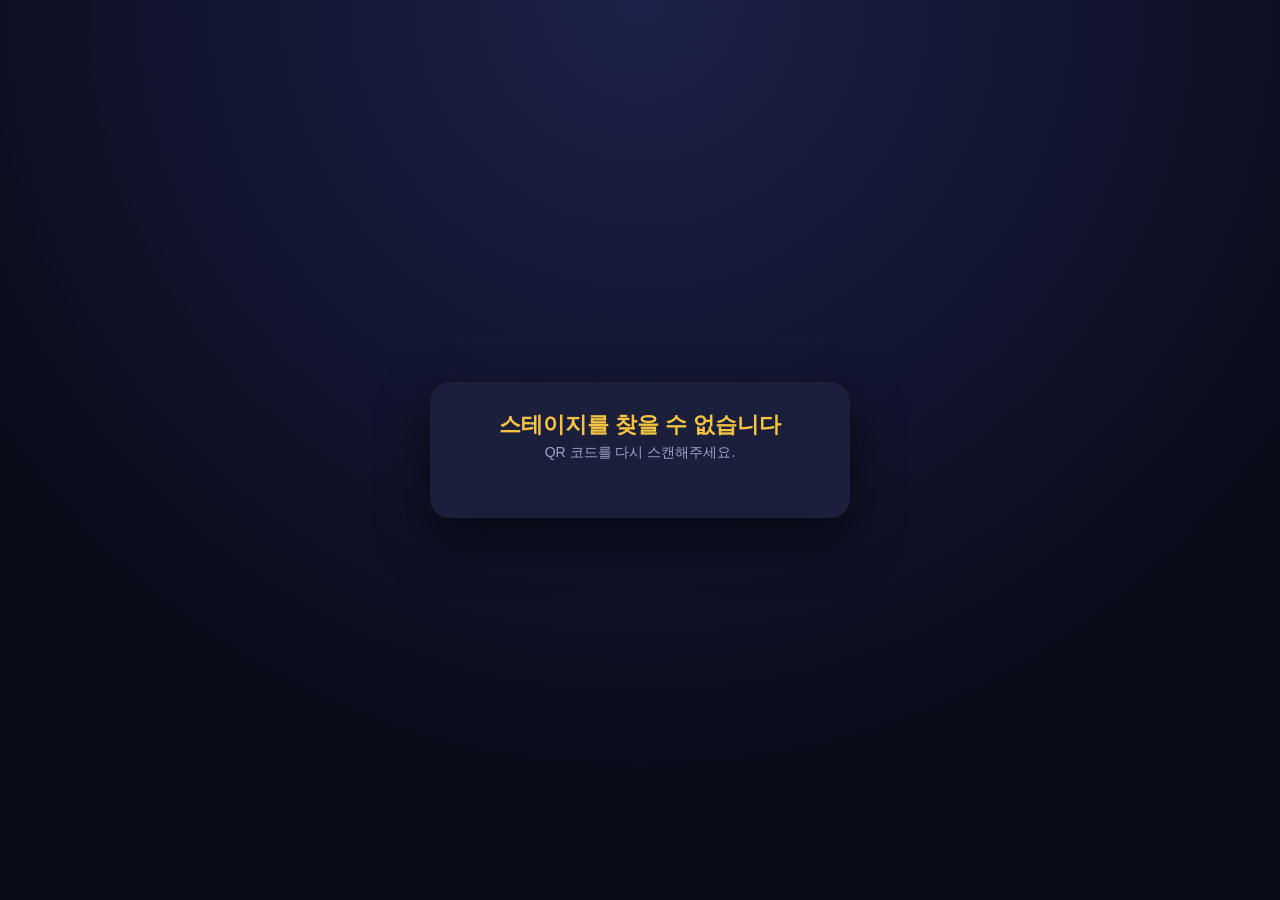
<file: index.html>
<!DOCTYPE html>
<html lang="ko">
<head>
<meta charset="UTF-8" />
<meta name="viewport" content="width=device-width, initial-scale=1, maximum-scale=1" />
<title>방향 자물쇠 - 성경구절 방탈출</title>
<link rel="stylesheet" href="css/style.css" />
</head>
<body>

<div class="card" id="puzzle-card">
  <h1 id="stage-title">자물쇠</h1>
  <p class="subtitle" id="stage-subtitle">힌트가 가리키는 성경구절을 입력하세요</p>

  <form id="verse-form">
    <input
      type="text"
      id="verse-input"
      placeholder="예: 요한복음 3:16"
      autocomplete="off"
      autocapitalize="off"
      autocorrect="off"
    />
    <button type="submit" id="submit-btn">확인</button>
  </form>

  <p class="message" id="message"></p>

  <div id="arrow-stage" hidden></div>
  <div id="arrow-sequence"></div>

  <button id="replay-btn" hidden>화살표 다시보기</button>

  <p class="hint" id="stage-hint">공백이나 띄어쓰기는 신경 쓰지 않아도 됩니다</p>
</div>

<div class="card" id="not-found" hidden>
  <h1>스테이지를 찾을 수 없습니다</h1>
  <p class="subtitle">QR 코드를 다시 스캔해주세요.</p>
</div>

<script src="js/config.js"></script>
<script src="js/sound.js"></script>
<script src="js/app.js"></script>
</body>
</html>
</file>
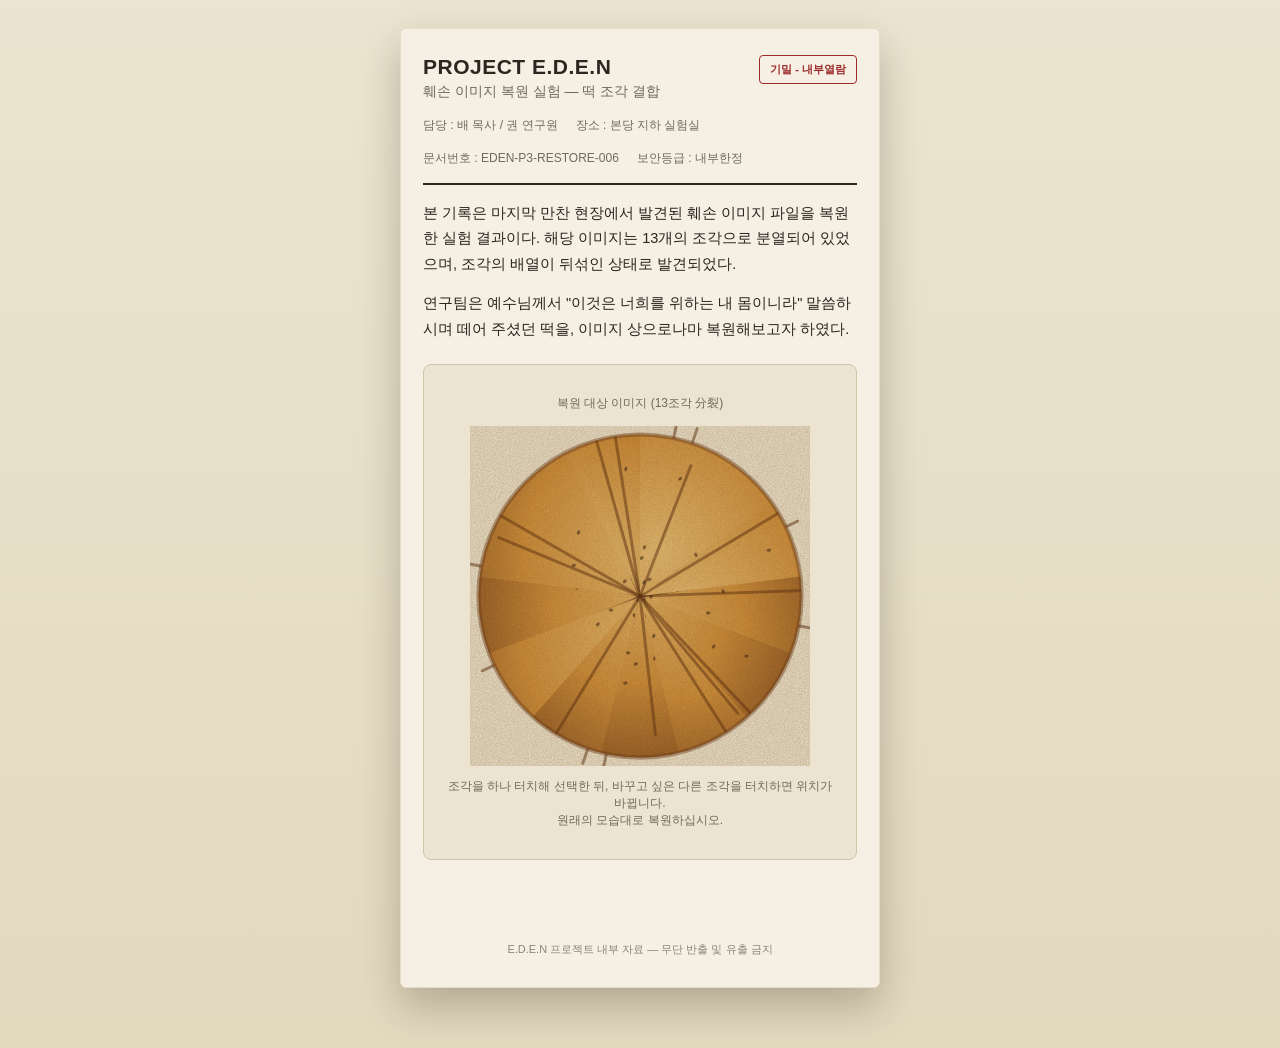
<file: bread-puzzle.html>
<!DOCTYPE html>
<html lang="ko">
<head>
<meta charset="UTF-8" />
<meta name="viewport" content="width=device-width, initial-scale=1, maximum-scale=1" />
<title>PROJECT E.D.E.N - 훼손 이미지 복원 실험</title>
<link rel="stylesheet" href="css/eden.css" />
</head>
<body class="eden">

<div class="doc">
  <div class="doc-header">
    <div>
      <h1 class="doc-title">PROJECT E.D.E.N</h1>
      <p class="doc-subtitle">훼손 이미지 복원 실험 — 떡 조각 결합</p>
    </div>
    <div class="badge">기밀 - 내부열람</div>
  </div>

  <div class="doc-meta">
    <span>담당 : 배 목사 / 권 연구원</span>
    <span>장소 : 본당 지하 실험실</span>
  </div>
  <div class="doc-meta">
    <span>문서번호 : EDEN-P3-RESTORE-006</span>
    <span>보안등급 : 내부한정</span>
  </div>

  <hr class="rule thick" />

  <div class="doc-body">
    <p>
      본 기록은 마지막 만찬 현장에서 발견된 훼손 이미지 파일을 복원한 실험 결과이다.
      해당 이미지는 13개의 조각으로 분열되어 있었으며, 조각의 배열이 뒤섞인 상태로
      발견되었다.
    </p>
    <p>
      연구팀은 예수님께서 "이것은 너희를 위하는 내 몸이니라" 말씀하시며
      떼어 주셨던 떡을, 이미지 상으로나마 복원해보고자 하였다.
    </p>
  </div>

  <div class="puzzle-frame">
    <p class="label">복원 대상 이미지 (13조각 分裂)</p>
    <div class="puzzle-stage" id="puzzle-stage">
      <div class="glow-overlay" id="glow-overlay"></div>
      <svg id="bread-svg" viewBox="0 0 400 400"></svg>
    </div>
    <p class="hint">조각을 하나 터치해 선택한 뒤, 바꾸고 싶은 다른 조각을 터치하면 위치가 바뀝니다.<br />원래의 모습대로 복원하십시오.</p>
  </div>

  <div class="reveal-note" id="reveal-note">
    <h3>복원 완료 기록</h3>
    <p>복원이 완료되는 순간, 이미지 전체에서 붉은 빛이 새어나왔다.</p>
    <p>그리고 그 빛 가운데, 하나의 문구가 떠올랐다.</p>
    <p class="reveal-verse">"하나님 안에서 하나가 되어라"</p>
    <p>...우리는 그 의미를 아직도 다 이해하지 못한다.</p>
  </div>

  <div class="doc-footer">E.D.E.N 프로젝트 내부 자료 — 무단 반출 및 유출 금지</div>
</div>

<script src="js/sound.js"></script>
<script src="js/bread-puzzle.js"></script>
</body>
</html>
</file>
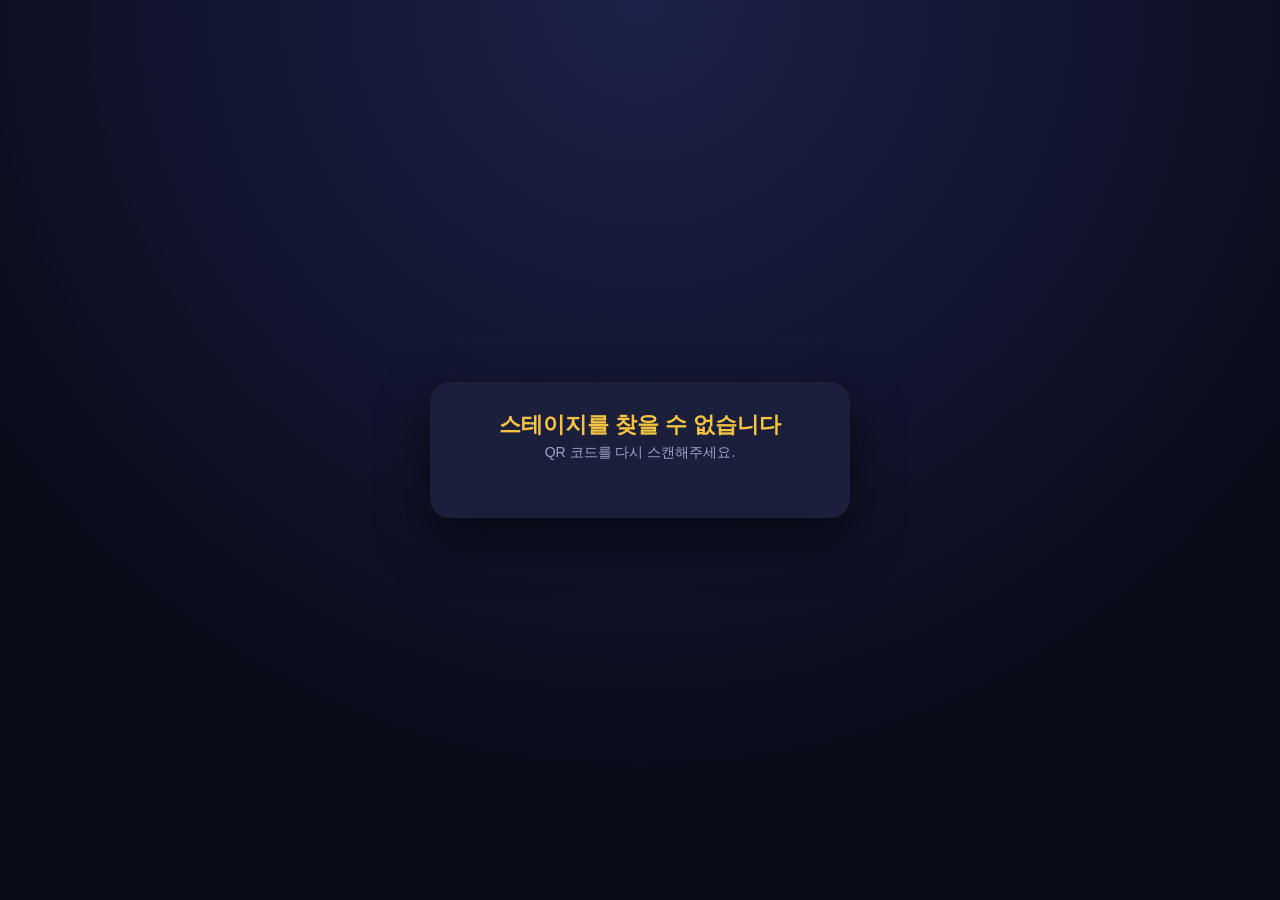
<file: direction-lock.html>
<!DOCTYPE html>
<html lang="ko">
<head>
<meta charset="UTF-8" />
<meta name="viewport" content="width=device-width, initial-scale=1, maximum-scale=1" />
<title>방향 자물쇠 열기</title>
<link rel="stylesheet" href="css/style.css" />
<link rel="stylesheet" href="css/lock-widget.css" />
</head>
<body>

<div class="card" id="lock-card">
  <h1 id="stage-title">자물쇠</h1>
  <p class="subtitle" id="lock-subtitle">알아낸 방향을 순서대로 눌러 자물쇠를 여세요</p>

  <div id="puzzle-content">
    <div class="lock-wrap" id="lock-wrap">
      <svg class="shackle" viewBox="0 0 140 110" xmlns="http://www.w3.org/2000/svg">
        <path
          d="M25,108 L25,55 A45,45 0 0 1 115,55 L115,108"
          fill="none"
          stroke="url(#shackleGradient)"
          stroke-width="18"
          stroke-linecap="round"
        />
        <defs>
          <linearGradient id="shackleGradient" x1="0" y1="0" x2="1" y2="0">
            <stop offset="0%" stop-color="#d8dde6" />
            <stop offset="45%" stop-color="#f4f7fb" />
            <stop offset="55%" stop-color="#aab1bd" />
            <stop offset="100%" stop-color="#e3e7ee" />
          </linearGradient>
        </defs>
      </svg>
      <div class="lock-body">
        <div class="dial-center"></div>
        <button class="dir-btn dir-up" data-dir="up" aria-label="위">▲</button>
        <button class="dir-btn dir-left" data-dir="left" aria-label="왼쪽">◀</button>
        <button class="dir-btn dir-right" data-dir="right" aria-label="오른쪽">▶</button>
        <button class="dir-btn dir-down" data-dir="down" aria-label="아래">▼</button>
      </div>
    </div>

    <div class="pips" id="pips"></div>

    <p class="message" id="message"></p>

    <p class="phone-reveal" id="phone-reveal" hidden></p>

    <div class="video-reveal" id="video-reveal" hidden></div>

    <p class="hint">방향 버튼을 눌러 정답 순서를 입력하세요. 틀리면 처음부터 다시 입력합니다.</p>
  </div>

  <div class="final-reveal" id="final-reveal" hidden>
    <h2 id="final-title"></h2>
    <p class="final-code" id="final-code"></p>
  </div>
</div>

<div class="card" id="not-found" hidden>
  <h1>스테이지를 찾을 수 없습니다</h1>
  <p class="subtitle">QR 코드를 다시 스캔해주세요.</p>
</div>

<script src="js/config.js"></script>
<script src="js/sound.js"></script>
<script src="js/direction-lock.js"></script>
</body>
</html>
</file>
<file: css/style.css>
:root {
  --bg: #0f1226;
  --card: #1b1f3b;
  --accent: #f5c542;
  --success: #4ade80;
  --error: #f87171;
  --text: #f5f5fa;
  --muted: #9ca3c4;
}

* {
  box-sizing: border-box;
}

html, body {
  margin: 0;
  height: 100%;
}

body {
  background: radial-gradient(circle at top, #1c2149 0%, #0a0c1a 70%);
  color: var(--text);
  font-family: "Apple SD Gothic Neo", "Malgun Gothic", sans-serif;
  min-height: 100vh;
  display: flex;
  align-items: center;
  justify-content: center;
  padding: 24px;
}

.card {
  width: 100%;
  max-width: 420px;
  background: var(--card);
  border-radius: 20px;
  padding: 28px 24px 32px;
  box-shadow: 0 20px 50px rgba(0, 0, 0, 0.5);
  text-align: center;
}

h1 {
  font-size: 22px;
  margin: 0 0 4px;
  color: var(--accent);
}

.subtitle {
  color: var(--muted);
  font-size: 14px;
  margin: 0 0 24px;
}

form {
  display: flex;
  flex-direction: column;
  gap: 12px;
}

input[type="text"] {
  font-size: 18px;
  padding: 14px 16px;
  border-radius: 12px;
  border: 2px solid #333868;
  background: #12142c;
  color: var(--text);
  outline: none;
  text-align: center;
}

input[type="text"]:focus {
  border-color: var(--accent);
}

button {
  font-size: 17px;
  font-weight: 700;
  padding: 14px;
  border-radius: 12px;
  border: none;
  cursor: pointer;
}

#submit-btn {
  background: var(--accent);
  color: #1b1f3b;
}

#submit-btn:disabled {
  opacity: 0.6;
  cursor: not-allowed;
}

#replay-btn {
  background: transparent;
  color: var(--accent);
  border: 2px solid var(--accent);
  margin-top: 14px;
}

.message {
  min-height: 22px;
  margin-top: 14px;
  font-size: 15px;
  font-weight: 600;
}

.message.success {
  color: var(--success);
}

.message.error {
  color: var(--error);
}

#arrow-stage {
  font-size: 90px;
  line-height: 1.2;
  margin-top: 18px;
  height: 110px;
  display: flex;
  align-items: center;
  justify-content: center;
}

#arrow-stage.pulse {
  animation: pulse 0.75s ease;
}

@keyframes pulse {
  0% { transform: scale(0.4); opacity: 0; }
  30% { transform: scale(1.15); opacity: 1; }
  100% { transform: scale(1); opacity: 1; }
}

#arrow-sequence {
  margin-top: 14px;
  display: flex;
  flex-wrap: wrap;
  gap: 8px;
  justify-content: center;
}

.arrow-chip {
  font-size: 26px;
  background: #12142c;
  border-radius: 10px;
  padding: 6px 10px;
}

.shake {
  animation: shake 0.4s;
}

@keyframes shake {
  10%, 90% { transform: translateX(-2px); }
  20%, 80% { transform: translateX(4px); }
  30%, 50%, 70% { transform: translateX(-8px); }
  40%, 60% { transform: translateX(8px); }
}

.hint {
  margin-top: 20px;
  font-size: 12px;
  color: var(--muted);
}

/* admin.html */
.stage-list {
  display: flex;
  flex-direction: column;
  gap: 20px;
  width: 100%;
}

.stage-item {
  background: #12142c;
  border-radius: 14px;
  padding: 16px;
}

.stage-item h2 {
  font-size: 16px;
  margin: 0 0 10px;
  color: var(--accent);
}

.stage-item img {
  background: #fff;
  padding: 8px;
  border-radius: 10px;
}

.stage-item .url {
  font-size: 12px;
  color: var(--muted);
  word-break: break-all;
  margin-top: 8px;
}
</file>
<file: css/eden.css>
:root {
  --paper: #f5f0e3;
  --paper-edge: #e7ddc6;
  --ink: #2b2620;
  --muted: #6f6a5c;
  --red: #9c2b2b;
  --red-soft: #fbeeee;
  --rule: #cfc7ac;
}

* {
  box-sizing: border-box;
}

body.eden {
  margin: 0;
  min-height: 100vh;
  background: linear-gradient(180deg, #ece4d0 0%, #e3d9bf 100%);
  font-family: "Apple SD Gothic Neo", "Malgun Gothic", sans-serif;
  color: var(--ink);
  display: flex;
  justify-content: center;
  padding: 28px 16px 60px;
}

.doc {
  width: 100%;
  max-width: 480px;
  background: var(--paper);
  border: 1px solid var(--paper-edge);
  border-radius: 6px;
  padding: 26px 22px 30px;
  box-shadow: 0 18px 40px rgba(30, 22, 10, 0.25);
  position: relative;
}

.doc-header {
  display: flex;
  justify-content: space-between;
  align-items: flex-start;
  gap: 12px;
}

.doc-title {
  font-size: 21px;
  font-weight: 800;
  letter-spacing: 0.5px;
  margin: 0;
}

.doc-subtitle {
  margin: 4px 0 0;
  font-size: 14px;
  color: var(--muted);
}

.badge {
  flex-shrink: 0;
  border: 1.5px solid var(--red);
  color: var(--red);
  font-size: 11px;
  font-weight: 700;
  padding: 6px 10px;
  border-radius: 4px;
  white-space: nowrap;
}

.doc-meta {
  margin-top: 16px;
  font-size: 12px;
  color: var(--muted);
  display: flex;
  flex-wrap: wrap;
  gap: 4px 18px;
}

.rule {
  border: none;
  border-top: 1px solid var(--rule);
  margin: 16px 0;
}

.rule.thick {
  border-top: 2px solid var(--ink);
}

.doc-body p {
  font-size: 14.5px;
  line-height: 1.75;
  margin: 0 0 14px;
}

.puzzle-frame {
  margin: 22px 0 10px;
  border: 1px solid var(--rule);
  background: #ece4d1;
  border-radius: 8px;
  padding: 18px;
  text-align: center;
}

.puzzle-frame .label {
  font-size: 12px;
  color: var(--muted);
  margin-bottom: 14px;
}

.puzzle-stage {
  position: relative;
  width: 100%;
  max-width: 340px;
  margin: 0 auto;
}

.puzzle-stage svg {
  width: 100%;
  height: auto;
  display: block;
  touch-action: none;
}

.glow-overlay {
  position: absolute;
  inset: 0;
  border-radius: 50%;
  pointer-events: none;
  opacity: 0;
}

.puzzle-stage.solved .glow-overlay {
  animation: glowPulse 1.6s ease-out forwards;
}

@keyframes glowPulse {
  0% {
    opacity: 0;
    box-shadow: 0 0 0 0 rgba(200, 30, 30, 0.0);
  }
  35% {
    opacity: 1;
    box-shadow: 0 0 60px 30px rgba(200, 30, 30, 0.55);
  }
  100% {
    opacity: 0.85;
    box-shadow: 0 0 90px 40px rgba(200, 30, 30, 0.35);
  }
}

.hint {
  margin-top: 12px;
  font-size: 12px;
  color: var(--muted);
}

.reveal-note {
  margin-top: 22px;
  border: 1.5px dashed var(--red);
  border-radius: 6px;
  padding: 16px 16px;
  background: var(--red-soft);
  opacity: 0;
  max-height: 0;
  overflow: hidden;
  transition: opacity 0.8s ease, max-height 0.8s ease;
}

.reveal-note.show {
  opacity: 1;
  max-height: 400px;
}

.reveal-note h3 {
  margin: 0 0 8px;
  font-size: 13px;
  color: var(--red);
}

.reveal-note p {
  margin: 0 0 8px;
  font-size: 14px;
  color: #5a1414;
  line-height: 1.7;
}

.reveal-verse {
  font-size: 19px;
  font-weight: 800;
  color: var(--red);
  text-align: center;
  margin: 10px 0 !important;
  letter-spacing: 0.5px;
}

.doc-footer {
  margin-top: 26px;
  text-align: center;
  font-size: 11px;
  color: var(--muted);
  opacity: 0.8;
}
</file>
<file: css/lock-widget.css>
.lock-wrap {
  position: relative;
  width: 240px;
  height: 300px;
  margin: 18px auto 8px;
}

.shackle {
  position: absolute;
  top: 0;
  left: 50%;
  transform: translateX(-50%);
  width: 140px;
  height: 110px;
  transition: transform 0.6s cubic-bezier(0.34, 1.56, 0.64, 1), opacity 0.6s ease;
  transform-origin: 20% 100%;
}

.lock-wrap.open .shackle {
  transform: translateX(-50%) translateY(-14px) rotate(-28deg);
}

.lock-body {
  position: absolute;
  bottom: 0;
  left: 50%;
  transform: translateX(-50%);
  width: 220px;
  height: 220px;
  border-radius: 50%;
  background: radial-gradient(circle at 35% 28%, #ff7a7a 0%, #c22a2a 45%, #7c1414 100%);
  box-shadow:
    inset 0 -14px 26px rgba(0, 0, 0, 0.45),
    inset 0 10px 18px rgba(255, 255, 255, 0.25),
    0 14px 30px rgba(0, 0, 0, 0.5);
}

.dial-center {
  position: absolute;
  top: 50%;
  left: 50%;
  transform: translate(-50%, -50%);
  width: 118px;
  height: 118px;
  border-radius: 50%;
  background: radial-gradient(circle at 35% 28%, #ff9a9a 0%, #b5201f 65%, #7a1010 100%);
  box-shadow:
    inset 0 8px 14px rgba(255, 255, 255, 0.3),
    inset 0 -10px 16px rgba(0, 0, 0, 0.45);
}

.dir-btn {
  position: absolute;
  width: 46px;
  height: 46px;
  border: none;
  background: transparent;
  color: #1c1c1c;
  font-size: 22px;
  line-height: 46px;
  text-align: center;
  cursor: pointer;
  padding: 0;
  -webkit-tap-highlight-color: transparent;
}

.dir-btn:active {
  transform: scale(0.85);
}

.dir-up {
  top: 14px;
  left: 50%;
  transform: translateX(-50%);
}
.dir-up:active {
  transform: translateX(-50%) scale(0.85);
}

.dir-down {
  bottom: 14px;
  left: 50%;
  transform: translateX(-50%);
}
.dir-down:active {
  transform: translateX(-50%) scale(0.85);
}

.dir-left {
  left: 6px;
  top: 50%;
  transform: translateY(-50%);
}
.dir-left:active {
  transform: translateY(-50%) scale(0.85);
}

.dir-right {
  right: 6px;
  top: 50%;
  transform: translateY(-50%);
}
.dir-right:active {
  transform: translateY(-50%) scale(0.85);
}

.pips {
  display: flex;
  justify-content: center;
  gap: 10px;
  margin: 14px 0 4px;
}

.pip {
  width: 12px;
  height: 12px;
  border-radius: 50%;
  background: #2a2f52;
  border: 2px solid #454b7a;
  transition: background 0.2s ease, border-color 0.2s ease, transform 0.2s ease;
}

.pip.filled {
  background: var(--accent, #f5c542);
  border-color: var(--accent, #f5c542);
  transform: scale(1.15);
}

.lock-wrap.shake {
  animation: shake 0.4s;
}

.phone-reveal {
  font-size: 24px;
  font-weight: 800;
  color: var(--accent, #f5c542);
  text-align: center;
  margin: 4px 0 14px;
  letter-spacing: 0.5px;
}

.video-reveal {
  display: flex;
  flex-direction: column;
  gap: 18px;
  margin: 14px 0 6px;
}

.video-block .video-label {
  font-size: 14px;
  font-weight: 700;
  color: var(--accent, #f5c542);
  margin: 0 0 8px;
  text-align: center;
}

.reveal-video {
  width: 100%;
  border-radius: 10px;
  background: #000;
  display: block;
}

.final-reveal {
  text-align: center;
  padding: 30px 10px 10px;
}

.final-reveal h2 {
  font-size: 24px;
  color: var(--accent, #f5c542);
  margin: 0 0 18px;
  letter-spacing: 1px;
}

.final-code {
  font-size: 42px;
  font-weight: 900;
  letter-spacing: 8px;
  color: #fff;
  background: #12142c;
  border-radius: 14px;
  padding: 18px;
  margin: 0;
}
</file>
